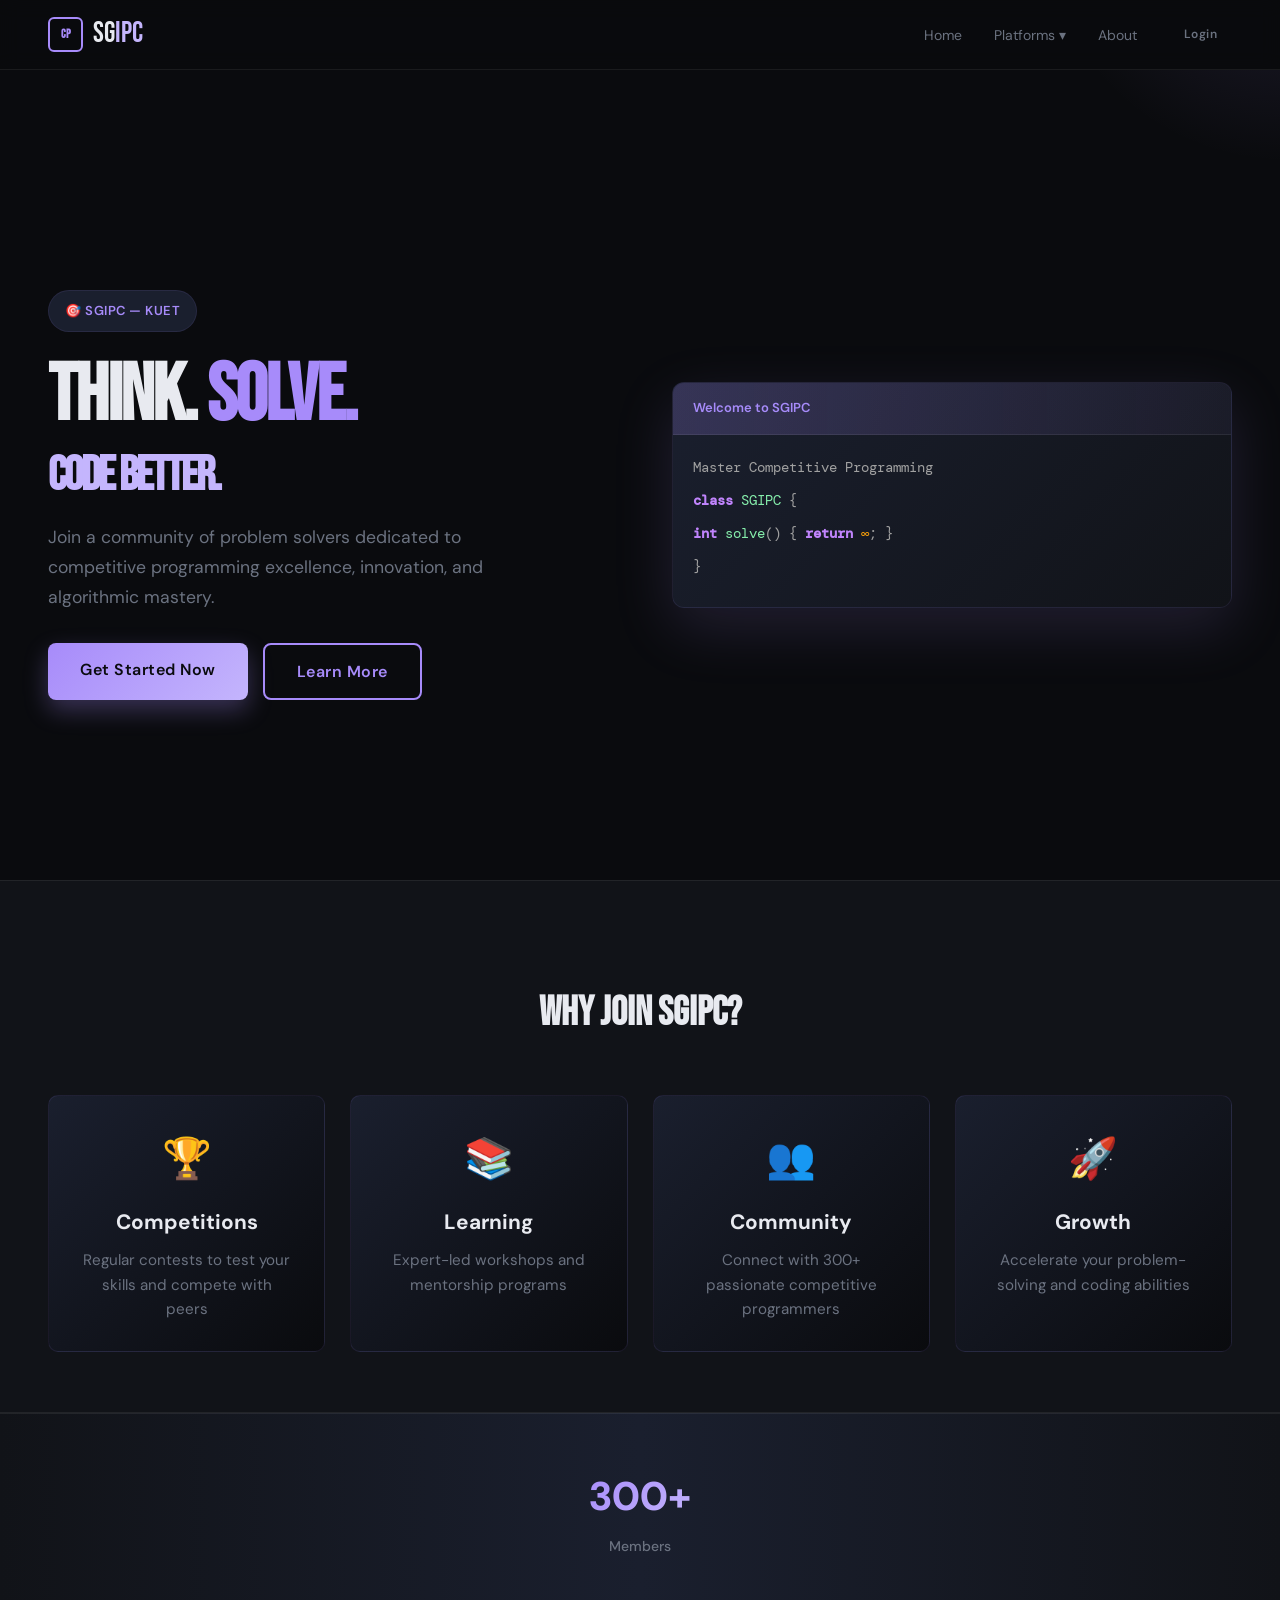
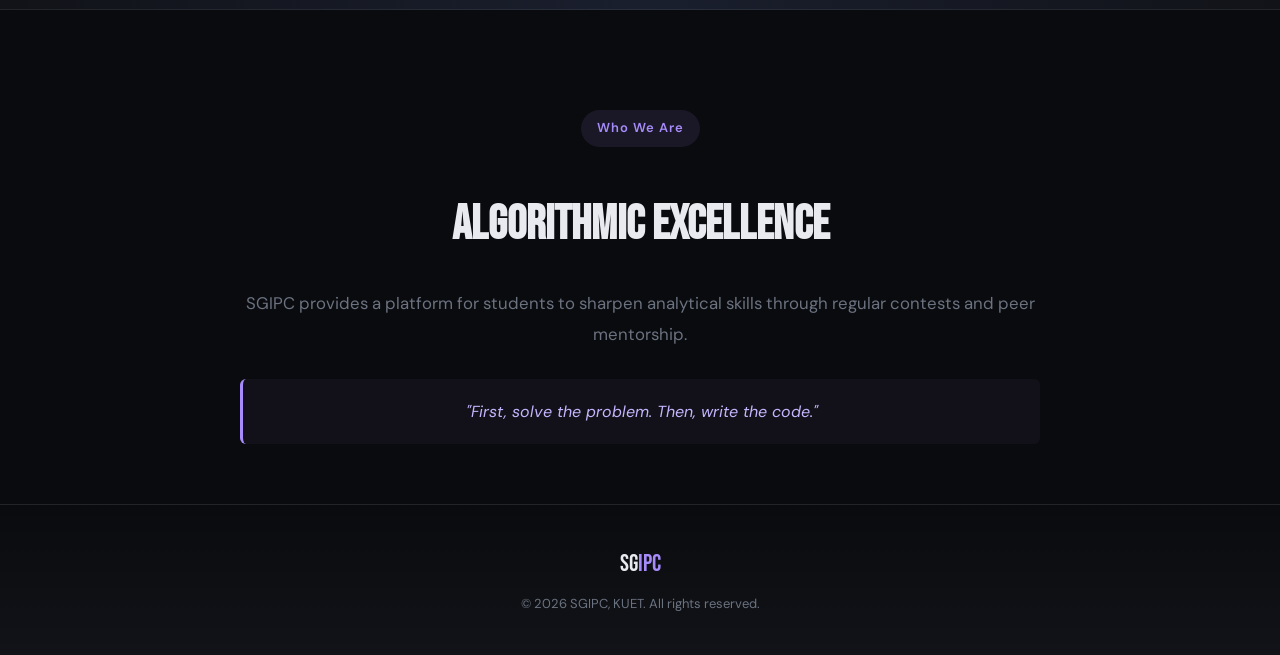
<file: index.html>
<!DOCTYPE html>
<html lang="en">
<head>
  <meta charset="UTF-8" />
  <meta name="viewport" content="width=device-width, initial-scale=1.0" />
  <title>SGIPC – Competitive Programming Club</title>
  <link rel="preconnect" href="https://fonts.googleapis.com" />
  <link rel="preconnect" href="https://fonts.gstatic.com" crossorigin />
  <link href="https://fonts.googleapis.com/css2?family=Bebas+Neue&family=DM+Sans:wght@400;500;700&family=DM+Mono:wght@400;500&display=swap" rel="stylesheet" />
  <link rel="stylesheet" href="style.css">
</head>
<body>

<nav>
  <a href="index.html" class="nav-logo">
    <div class="logo-icon">CP</div>
    <span>SG<span class="acc">IPC</span></span>
  </a>
  <ul class="nav-links">
    <li><a href="#home">Home</a></li>
    <li class="nav-item-dropdown">
      <button class="dropdown-toggle">Platforms ▾</button>
      <div class="dropdown-menu">
        <a href="https://codeforces.com" target="_blank" rel="noreferrer noopener">Codeforces</a>
        <a href="https://vjudge.net" target="_blank" rel="noreferrer noopener">VJudge</a>
        <a href="https://cses.fi" target="_blank" rel="noreferrer noopener">CSES</a>
        <a href="https://atcoder.jp" target="_blank" rel="noreferrer noopener">AtCoder</a>
        <a href="https://www.codechef.com" target="_blank" rel="noreferrer noopener">CodeChef</a>
        <a href="https://www.hackerrank.com" target="_blank" rel="noreferrer noopener">HackerRank</a>
      </div>
    </li>
    <li><a href="#about">About</a></li>
    <li><a href="auth.html" class="btn btn-outline" style="padding:7px 15px; font-size:12px;">Login</a></li>
  </ul>
</nav>

<section id="home" class="hero">
  <div class="hero-content">
    <div class="hero-badge">🎯 SGIPC — KUET </div>
    <h1 class="hero-title">
      Think. <span class="line2">Solve.</span>
      <span class="line3">Code Better.</span>
    </h1>
    <p class="hero-desc">
      Join a community of problem solvers dedicated to competitive programming excellence, innovation, and algorithmic mastery.
    </p>
    <div class="hero-cta">
      <a href="auth.html" class="btn btn-primary btn-lg">Get Started Now</a>
      <a href="#about" class="btn btn-outline btn-lg">Learn More</a>
    </div>
  </div>
  <div class="hero-visual">
    <div class="code-card">
      <div class="code-header">Welcome to SGIPC</div>
      <div class="code-body">
        <div class="code-line">Master Competitive Programming</div>
        <div class="code-line"><span class="code-keyword">class</span> <span class="code-var">SGIPC</span> {</div>
        <div class="code-line">  <span class="code-keyword">int</span> <span class="code-var">solve</span>() { <span class="code-keyword">return</span> <span class="code-num">∞</span>; }</div>
        <div class="code-line">}</div>
      </div>
    </div>
  </div>
</section>

<section class="features">
  <h2>Why Join SGIPC?</h2>
  <div class="feature-grid">
    <div class="feature-card">
      <div class="feature-icon">🏆</div>
      <h3>Competitions</h3>
      <p>Regular contests to test your skills and compete with peers</p>
    </div>
    <div class="feature-card">
      <div class="feature-icon">📚</div>
      <h3>Learning</h3>
      <p>Expert-led workshops and mentorship programs</p>
    </div>
    <div class="feature-card">
      <div class="feature-icon">👥</div>
      <h3>Community</h3>
      <p>Connect with 300+ passionate competitive programmers</p>
    </div>
    <div class="feature-card">
      <div class="feature-icon">🚀</div>
      <h3>Growth</h3>
      <p>Accelerate your problem-solving and coding abilities</p>
    </div>
  </div>
</section>

<div class="stats-bar">
  <div class="stat-item"><span class="stat-num">300+</span><span class="stat-label">Members</span></div>
  
</div>

<section id="about">
  <div class="section-inner">
    <div class="about-text">
      <span class="section-tag">Who We Are</span>
      <h2 class="section-title">Algorithmic Excellence</h2>
      <p>SGIPC provides a platform for students to sharpen analytical skills through regular contests and peer mentorship.</p>
      <div class="quote-block">"First, solve the problem. Then, write the code."</div>
    </div>
  </div>
</section>

<footer>
  <div class="footer-logo">SG<span>IPC</span></div>
  <p>© 2026 SGIPC, KUET. All rights reserved.</p>
</footer>

</body>
</html>
</file>
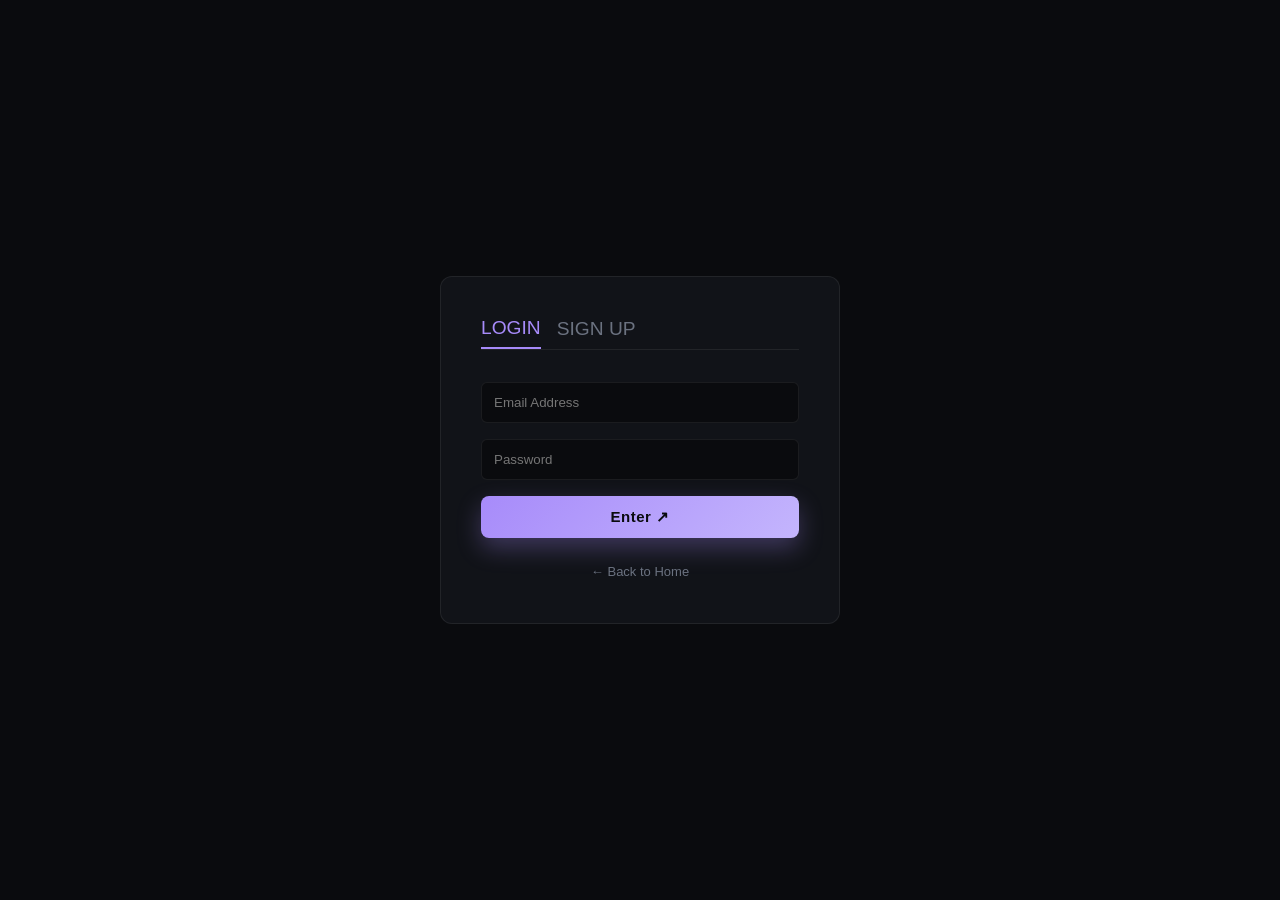
<file: auth.html>
<!DOCTYPE html>
<html lang="en">
<head>
    <meta charset="UTF-8">
    <meta name="viewport" content="width=device-width, initial-scale=1.0">
    <title>SGIPC – Login</title>
    <link rel="stylesheet" href="style.css">
    <style>
        .auth-container { min-height: 100vh; display: flex; align-items: center; justify-content: center; }
        .auth-card { background: var(--bg2); border: 1px solid var(--border); padding: 2.5rem; border-radius: 12px; width: 100%; max-width: 400px; }
        .auth-toggle { display: flex; gap: 1rem; margin-bottom: 2rem; border-bottom: 1px solid var(--border); }
        .toggle-btn { background: none; border: none; color: var(--muted); padding-bottom: 0.5rem; cursor: pointer; font-family: var(--font-display); font-size: 1.2rem; }
        .toggle-btn.active { color: var(--accent); border-bottom: 2px solid var(--accent); }
        .hidden { display: none; }
        .auth-card input { margin-bottom: 1rem; }
    </style>
</head>
<body>

<div class="auth-container">
    <div class="auth-card">
        <div class="auth-toggle">
            <button class="toggle-btn active" onclick="showAuth('login')">LOGIN</button>
            <button class="toggle-btn" onclick="showAuth('signup')">SIGN UP</button>
        </div>

        <form id="login-form" class="contact-form">
            <input type="email" placeholder="Email Address" required>
            <input type="password" placeholder="Password" required>
            <button type="submit" class="btn btn-primary" style="width: 100%;">Enter ↗</button>
        </form>

        <form id="signup-form" class="contact-form hidden">
            <input type="text" placeholder="Full Name" required>
            <input type="email" placeholder="Email Address" required>
            <input type="password" placeholder="Password" required>
            <button type="submit" class="btn btn-primary" style="width: 100%;">Create Account</button>
        </form>
        
        <p style="margin-top: 20px; text-align: center;"><a href="index.html" style="color: var(--muted); text-decoration: none; font-size: 13px;">← Back to Home</a></p>
    </div>
</div>

<script>
    function showAuth(type) {
        document.getElementById('login-form').classList.toggle('hidden', type !== 'login');
        document.getElementById('signup-form').classList.toggle('hidden', type !== 'signup');
        document.querySelectorAll('.toggle-btn').forEach((btn, idx) => {
            btn.classList.toggle('active', (type === 'login' && idx === 0) || (type === 'signup' && idx === 1));
        });
    }
</script>
</body>
</html>
</file>
<file: style.css>
﻿:root {
  --bg: #0a0b0e;
  --bg2: #111318;
  --bg3: #1a1f2e;
  --accent: #a78bfa;
  --accent-light: #c4b5fd;
  --text: #e8eaf0;
  --muted: #6b7280;
  --border: rgba(255,255,255,0.07);
  --border-light: rgba(167,139,250,0.1);
  --font-display: 'Bebas Neue', sans-serif;
  --font-body: 'DM Sans', sans-serif;
  --font-mono: 'DM Mono', monospace;
}

* { box-sizing: border-box; margin: 0; padding: 0; }

html { scroll-behavior: smooth; }

body { background: var(--bg); color: var(--text); font-family: var(--font-body); line-height: 1.6; }

nav {
  position: fixed;
  top: 0;
  width: 100%;
  display: flex;
  align-items: center;
  justify-content: space-between;
  padding: 0 3rem;
  height: 70px;
  background: rgba(10, 11, 14, 0.85);
  backdrop-filter: blur(10px);
  z-index: 100;
  border-bottom: 1px solid var(--border);
  transition: all 0.3s ease;
}

nav:hover {
  background: rgba(10, 11, 14, 0.95);
}

.nav-logo {
  font-family: var(--font-display);
  font-size: 1.8rem;
  color: var(--text);
  text-decoration: none;
  display: flex;
  align-items: center;
  gap: 10px;
  transition: 0.3s ease;
}

.nav-logo:hover {
  color: var(--accent);
}

.logo-icon {
  width: 35px;
  height: 35px;
  border: 2px solid var(--accent);
  border-radius: 6px;
  color: var(--accent);
  display: flex;
  align-items: center;
  justify-content: center;
  font-size: 12px;
  font-weight: bold;
}

.acc { color: var(--accent-light); }

.nav-links {
  display: flex;
  gap: 2rem;
  list-style: none;
  align-items: center;
  position: relative;
}

.nav-links a,
.nav-links .dropdown-toggle {
  color: var(--muted);
  text-decoration: none;
  font-size: 14px;
  transition: all 0.3s ease;
  position: relative;
  background: none;
  border: none;
  cursor: pointer;
  font-family: var(--font-body);
}

.nav-links .dropdown-toggle:hover,
.nav-links a:hover {
  color: var(--accent);
}

.nav-item-dropdown {
  position: relative;
}

.dropdown-menu {
  display: none;
  position: absolute;
  top: 120%;
  left: 0;
  min-width: 180px;
  background: rgba(17, 19, 24, 0.95);
  border: 1px solid rgba(255,255,255,0.08);
  border-radius: 12px;
  padding: 0.5rem 0;
  box-shadow: 0 20px 50px rgba(0,0,0,0.25);
  z-index: 100;
}

.dropdown-menu a {
  display: block;
  padding: 0.75rem 1rem;
  color: var(--text);
  font-size: 14px;
}

.dropdown-menu a:hover {
  background: rgba(167, 139, 250, 0.08);
  color: var(--accent);
}

.nav-item-dropdown:hover .dropdown-menu {
  display: block;
}

.nav-links a:not(.btn)::after {
  content: '';
  position: absolute;
  bottom: -5px;
  left: 0;
  width: 0;
  height: 2px;
  background: var(--accent);
  transition: width 0.3s ease;
}

.nav-links a:hover {
  color: var(--accent);
}

.nav-links a:not(.btn)::after {
  content: '';
  position: absolute;
  bottom: -5px;
  left: 0;
  width: 0;
  height: 2px;
  background: var(--accent);
  transition: width 0.3s ease;
}

.nav-links a:not(.btn):hover::after {
  width: 100%;
}

.btn {
  padding: 12px 28px;
  border-radius: 8px;
  font-weight: 600;
  text-decoration: none;
  display: inline-block;
  transition: all 0.3s ease;
  cursor: pointer;
  border: none;
  font-size: 15px;
  letter-spacing: 0.5px;
}

.btn-lg {
  padding: 14px 32px;
  font-size: 16px;
}

.btn-primary {
  background: linear-gradient(135deg, var(--accent) 0%, var(--accent-light) 100%);
  color: var(--bg);
  box-shadow: 0 10px 25px rgba(167, 139, 250, 0.3);
}

.btn-primary:hover {
  transform: translateY(-3px);
  box-shadow: 0 15px 35px rgba(167, 139, 250, 0.4);
}

.btn-outline {
  border: 2px solid var(--accent);
  color: var(--accent);
  background: transparent;
}

.btn-outline:hover {
  background: rgba(167, 139, 250, 0.1);
  transform: translateY(-3px);
}

.btn:active {
  transform: translateY(-1px);
}

section { padding: 100px 3rem 60px; }

.hero {
  margin-top: 70px;
}

.hero {
  min-height: 90vh;
  display: grid;
  grid-template-columns: 1fr 1fr;
  align-items: center;
  gap: 4rem;
  position: relative;
  overflow: hidden;
}

.hero::before {
  content: '';
  position: absolute;
  top: -50%;
  right: -20%;
  width: 500px;
  height: 500px;
  background: radial-gradient(circle, rgba(167,139,250,0.15) 0%, transparent 70%);
  border-radius: 50%;
  pointer-events: none;
}

.hero-content {
  z-index: 1;
  max-width: 500px;
}

.hero-badge {
  display: inline-block;
  background: var(--bg3);
  border: 1px solid var(--border-light);
  color: var(--accent);
  padding: 10px 16px;
  border-radius: 30px;
  font-size: 13px;
  font-weight: 600;
  margin-bottom: 20px;
  letter-spacing: 0.5px;
}

.hero-title {
  font-family: var(--font-display);
  font-size: 5rem;
  line-height: 1.1;
  margin-bottom: 20px;
  letter-spacing: -2px;
}

.line2 { color: var(--accent); }

.line3 {
  color: var(--accent-light);
  font-size: 3rem;
  display: block;
  margin-top: 10px;
}

.hero-desc {
  font-size: 1.1rem;
  color: var(--muted);
  margin: 20px 0 30px;
  line-height: 1.7;
}

.hero-cta {
  display: flex;
  gap: 15px;
  flex-wrap: wrap;
}

.hero-visual {
  z-index: 1;
  perspective: 1000px;
}

.code-card {
  background: linear-gradient(135deg, var(--bg3) 0%, var(--bg2) 100%);
  border: 1px solid var(--border-light);
  border-radius: 12px;
  overflow: hidden;
  box-shadow: 0 20px 60px rgba(167, 139, 250, 0.15);
  transform: translateY(0);
  transition: transform 0.3s ease, box-shadow 0.3s ease;
}

.code-card:hover {
  transform: translateY(-10px);
  box-shadow: 0 30px 80px rgba(167, 139, 250, 0.25);
}

.code-header {
  background: linear-gradient(90deg, rgba(167,139,250,0.2) 0%, rgba(167,139,250,0.05) 100%);
  padding: 15px 20px;
  font-weight: 600;
  color: var(--accent);
  font-size: 13px;
  border-bottom: 1px solid var(--border);
}

.code-body {
  padding: 20px;
  font-family: var(--font-mono);
  font-size: 14px;
  color: #a1a1a1;
  line-height: 1.8;
}

.code-line {
  margin-bottom: 8px;
}

.code-comment { color: #6b7280; }
.code-keyword { color: #c084fc; font-weight: 600; }
.code-var { color: #86efac; }
.code-num { color: #f59e0b; }

.features {
  background: var(--bg2);
  border-top: 1px solid var(--border);
  border-bottom: 1px solid var(--border);
}

.features h2 {
  font-family: var(--font-display);
  font-size: 2.5rem;
  text-align: center;
  margin-bottom: 50px;
  color: var(--text);
}

.feature-grid {
  display: grid;
  grid-template-columns: repeat(auto-fit, minmax(250px, 1fr));
  gap: 25px;
  max-width: 1200px;
  margin: 0 auto;
}

.feature-card {
  background: linear-gradient(135deg, var(--bg3) 0%, var(--bg) 100%);
  border: 1px solid var(--border-light);
  padding: 30px;
  border-radius: 10px;
  text-align: center;
  transition: all 0.3s ease;
  cursor: pointer;
}

.feature-card:hover {
  transform: translateY(-8px);
  border-color: var(--accent);
  box-shadow: 0 15px 40px rgba(167, 139, 250, 0.2);
}

.feature-icon {
  font-size: 2.5rem;
  margin-bottom: 15px;
  display: block;
}

.feature-card h3 {
  font-size: 1.3rem;
  margin-bottom: 10px;
  color: var(--text);
}

.feature-card p {
  color: var(--muted);
  font-size: 0.95rem;
  line-height: 1.6;
}

.stats-bar {
  display: flex;
  justify-content: center;
  gap: 4rem;
  padding: 50px 0;
  background: linear-gradient(90deg, var(--bg2) 0%, var(--bg3) 50%, var(--bg2) 100%);
  border-top: 1px solid var(--border);
  border-bottom: 1px solid var(--border);
  margin: 0 !important;
}

.stat-item {
  text-align: center;
}

.stat-num {
  display: block;
  font-size: 2.5rem;
  font-weight: 800;
  background: linear-gradient(135deg, var(--accent) 0%, var(--accent-light) 100%);
  -webkit-background-clip: text;
  -webkit-text-fill-color: transparent;
  background-clip: text;
  margin-bottom: 5px;
}

.stat-label {
  font-size: 14px;
  color: var(--muted);
  font-weight: 500;
}

.section-inner {
  max-width: 800px;
  margin: 0 auto;
}

.about-text {
  text-align: center;
}

.section-tag {
  color: var(--accent);
  font-size: 13px;
  font-weight: 600;
  letter-spacing: 1px;
  display: inline-block;
  padding: 8px 16px;
  background: rgba(167, 139, 250, 0.1);
  border-radius: 20px;
  margin-bottom: 20px;
}

.section-title {
  font-family: var(--font-display);
  font-size: 3rem;
  margin: 20px 0 25px;
  color: var(--text);
}

.about-text p {
  font-size: 1.05rem;
  color: var(--muted);
  line-height: 1.8;
  margin-bottom: 25px;
}

.quote-block {
  font-style: italic;
  color: var(--accent-light);
  margin-top: 30px;
  padding: 20px;
  border-left: 3px solid var(--accent);
  background: rgba(167, 139, 250, 0.05);
  border-radius: 6px;
}

input { width: 100%; padding: 12px; background: var(--bg); border: 1px solid var(--border); border-radius: 6px; color: var(--text); outline: none; }
input:focus { border-color: var(--accent); }

footer {
  padding: 40px;
  text-align: center;
  border-top: 1px solid var(--border);
  font-size: 13px;
  color: var(--muted);
  background: linear-gradient(180deg, var(--bg) 0%, var(--bg2) 100%);
}

.footer-logo {
  font-family: var(--font-display);
  font-size: 1.5rem;
  color: var(--text);
  margin-bottom: 10px;
}

footer span { color: var(--accent); }

footer p {
  margin-top: 10px;
}

@media (max-width: 768px) {
  .nav-links { display: none; }
  
  .hero {
    grid-template-columns: 1fr;
    min-height: auto;
    padding: 80px 3rem 60px;
    gap: 2rem;
  }
  
  .hero::before {
    opacity: 0.5;
  }
  
  .hero-title {
    font-size: 2.5rem;
  }
  
  .line3 {
    font-size: 1.5rem;
  }
  
  .hero-cta {
    flex-direction: column;
  }
  
  .btn-lg {
    width: 100%;
    text-align: center;
  }
  
  .feature-grid {
    grid-template-columns: 1fr;
    gap: 20px;
  }
  
  .stats-bar {
    flex-direction: column;
    gap: 2rem;
  }
  
  .features h2 {
    font-size: 1.8rem;
    margin-bottom: 30px;
  }
  
  .section-title {
    font-size: 2rem;
  }
}

@keyframes fadeInUp {
  from {
    opacity: 0;
    transform: translateY(30px);
  }
  to {
    opacity: 1;
    transform: translateY(0);
  }
}

@keyframes slideInLeft {
  from {
    opacity: 0;
    transform: translateX(-50px);
  }
  to {
    opacity: 1;
    transform: translateX(0);
  }
}

@keyframes slideInRight {
  from {
    opacity: 0;
    transform: translateX(50px);
  }
  to {
    opacity: 1;
    transform: translateX(0);
  }
}

.hero-content {
  animation: slideInLeft 0.8s ease-out;
}

.hero-visual {
  animation: slideInRight 0.8s ease-out 0.2s both;
}

.feature-card {
  animation: fadeInUp 0.6s ease-out both;
}

.feature-card:nth-child(1) { animation-delay: 0.1s; }
.feature-card:nth-child(2) { animation-delay: 0.2s; }
.feature-card:nth-child(3) { animation-delay: 0.3s; }
.feature-card:nth-child(4) { animation-delay: 0.4s; }
</file>
